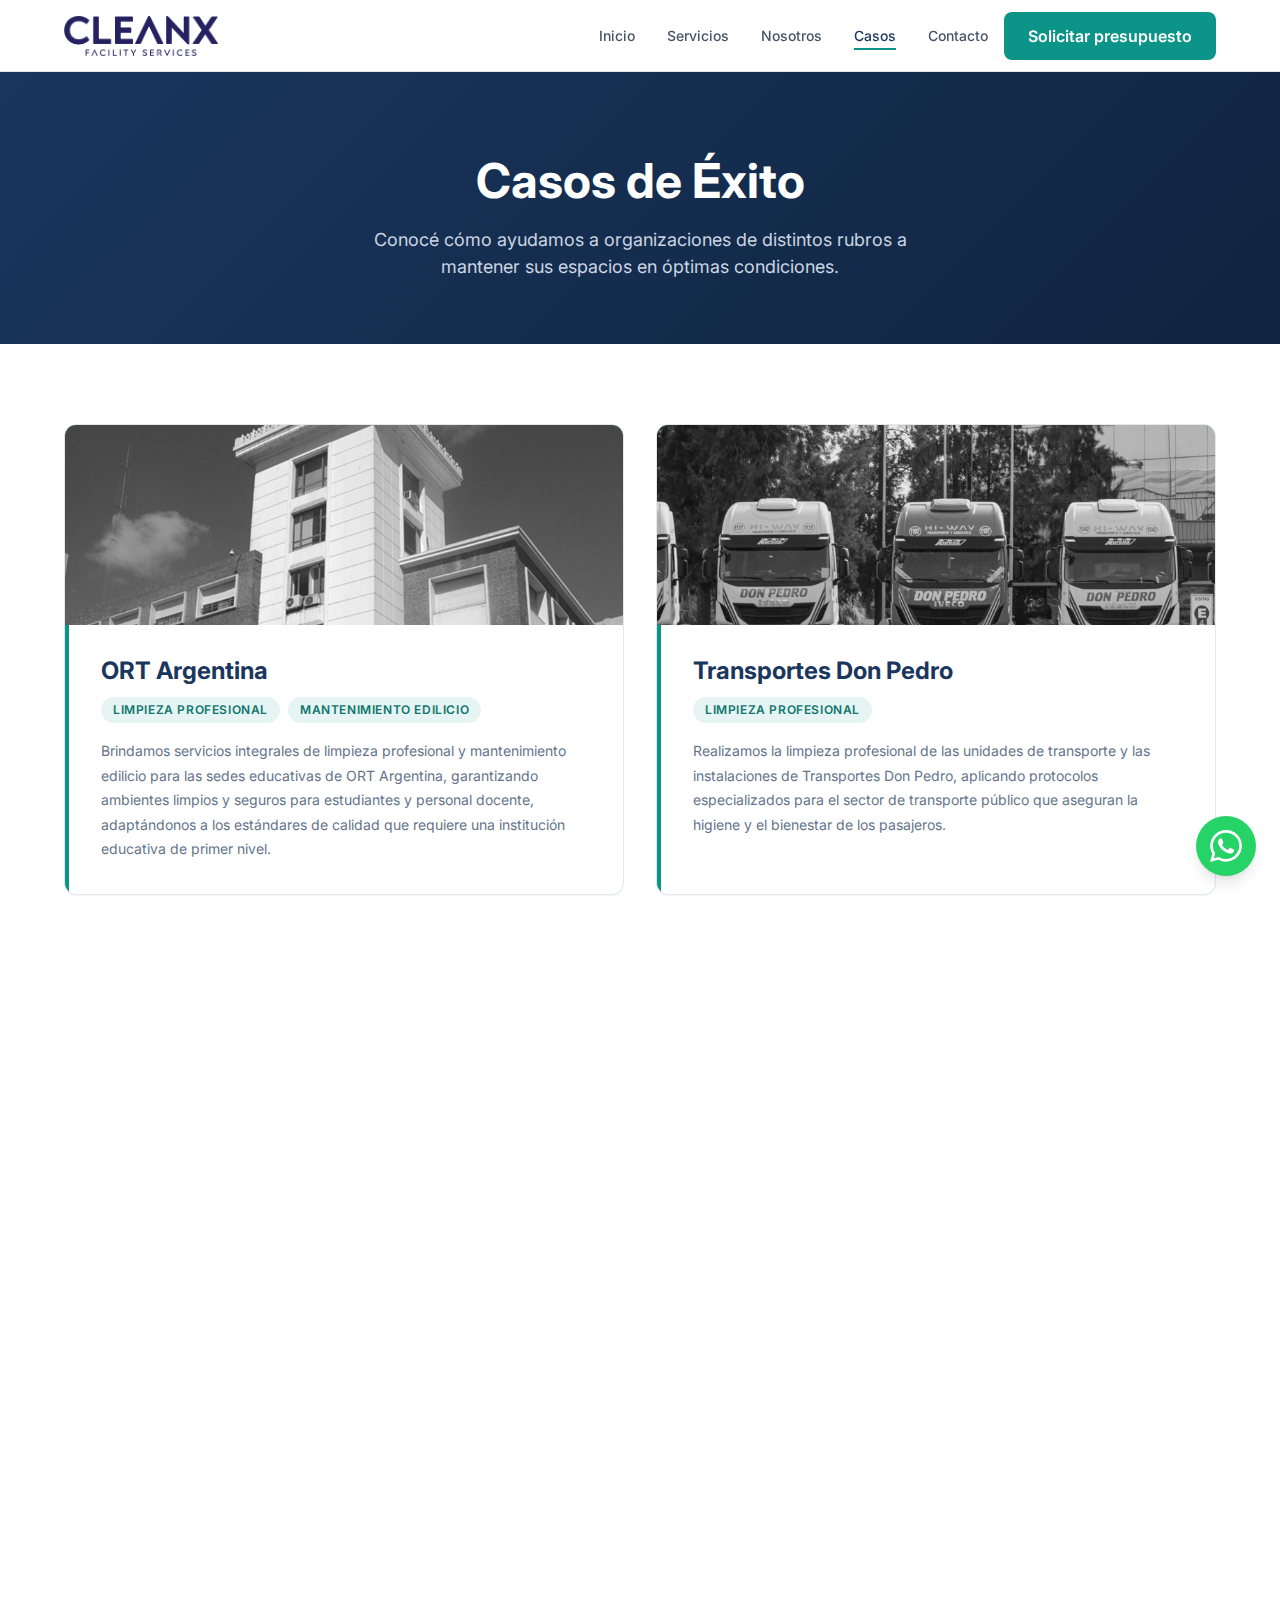
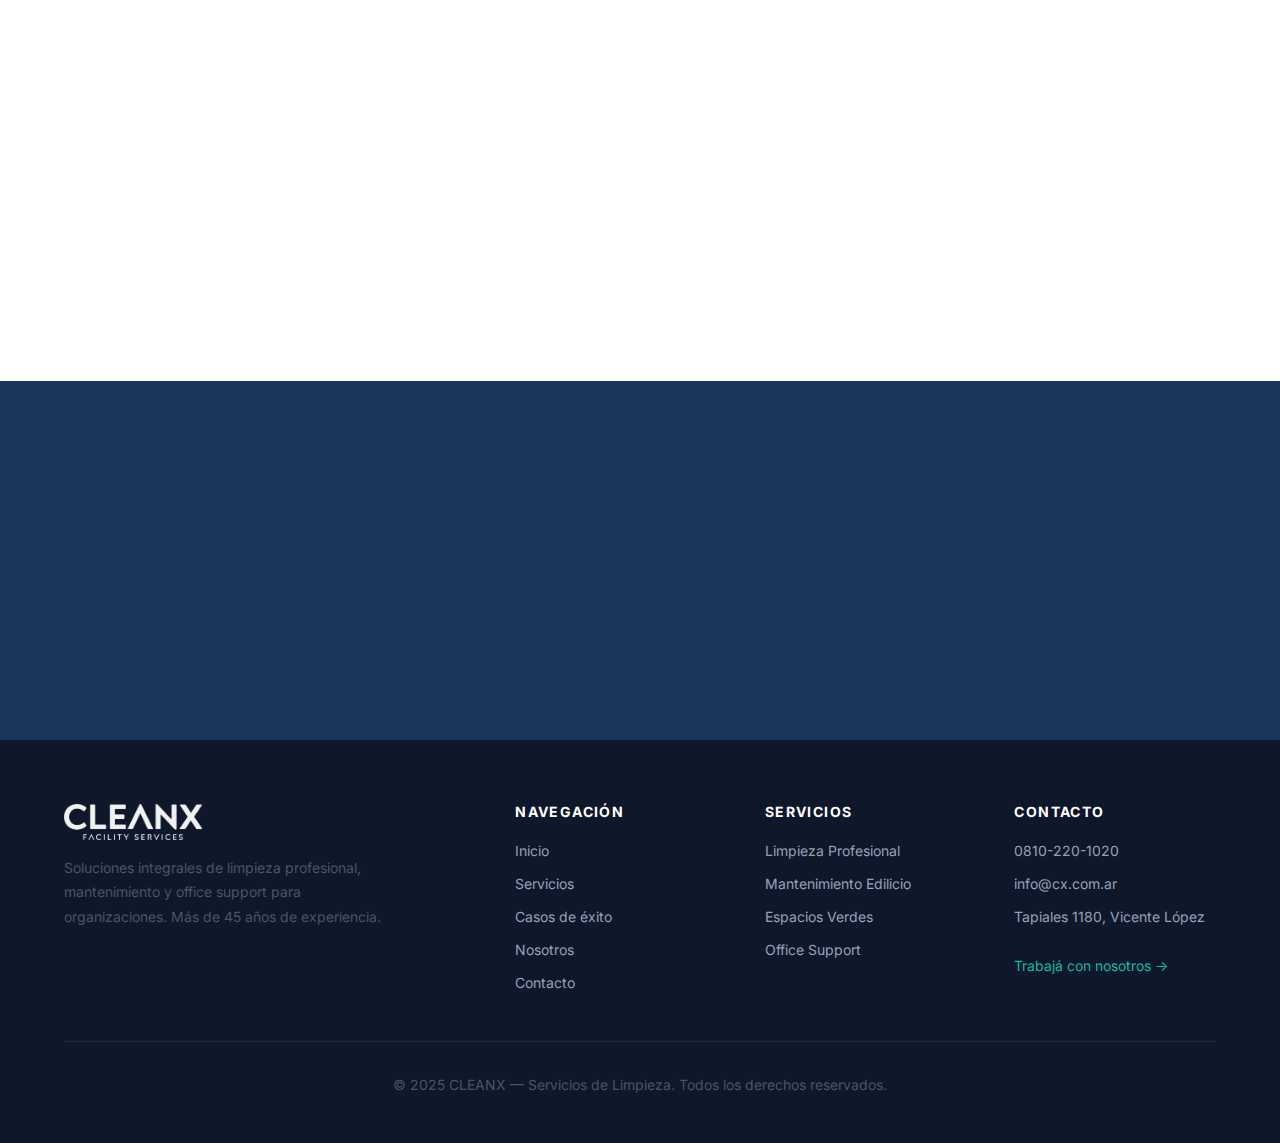
<file: casos-de-exito.html>
<!DOCTYPE html>
<html lang="es">
<head>
  <meta charset="UTF-8">
  <meta name="viewport" content="width=device-width, initial-scale=1.0">
  <meta name="description" content="Casos de éxito de CLEANX. Conocé cómo ayudamos a organizaciones como ORT Argentina, Sony Entertainment y Laboratorio LKM con nuestros servicios de limpieza profesional.">
  <title>Casos de Éxito — CLEANX</title>
  <link rel="preconnect" href="https://fonts.googleapis.com">
  <link rel="preconnect" href="https://fonts.gstatic.com" crossorigin>
  <link href="https://fonts.googleapis.com/css2?family=Inter:wght@400;500;600;700&display=swap" rel="stylesheet">
  <link rel="icon" type="image/png" href="assets/img/Favicon.png">
  <link rel="stylesheet" href="css/styles.css">
</head>
<body>

  <!-- Navbar -->
  <nav class="navbar" role="navigation" aria-label="Navegación principal">
    <div class="container">
      <a href="index.html" class="navbar__logo"><img src="assets/img/logo.png" alt="CLEANX"></a>
      <button class="navbar__toggle" aria-label="Abrir menú" aria-expanded="false">
        <span></span>
        <span></span>
        <span></span>
      </button>
      <div class="navbar__menu">
        <div class="navbar__links">
          <a href="index.html" class="navbar__link">Inicio</a>
          <a href="servicios.html" class="navbar__link">Servicios</a>
          <a href="nosotros.html" class="navbar__link">Nosotros</a>
          <a href="casos-de-exito.html" class="navbar__link active">Casos</a>
          <a href="contacto.html" class="navbar__link">Contacto</a>
        </div>
        <a href="contacto.html" class="btn btn--primary navbar__cta">Solicitar presupuesto</a>
      </div>
    </div>
  </nav>

  <!-- Page Header -->
  <section class="page-header">
    <div class="container">
      <h1 class="page-header__title">Casos de Éxito</h1>
      <p class="page-header__text">Conocé cómo ayudamos a organizaciones de distintos rubros a mantener sus espacios en óptimas condiciones.</p>
    </div>
  </section>

  <!-- Cases -->
  <section class="section">
    <div class="container">
      <div class="grid grid--2">

        <!-- ORT Argentina -->
        <div class="case-card reveal">
          <div class="case-card__image">
            <img src="assets/img/cases/ort-argentina.jpg" alt="Escuelas ORT Argentina">
          </div>
          <div class="case-card__body">
            <h2 class="case-card__client">ORT Argentina</h2>
            <div class="case-card__badges">
              <span class="case-card__badge">Limpieza Profesional</span>
              <span class="case-card__badge">Mantenimiento Edilicio</span>
            </div>
            <p class="case-card__text">Brindamos servicios integrales de limpieza profesional y mantenimiento edilicio para las sedes educativas de ORT Argentina, garantizando ambientes limpios y seguros para estudiantes y personal docente, adaptándonos a los estándares de calidad que requiere una institución educativa de primer nivel.</p>
          </div>
        </div>

        <!-- Transportes Don Pedro -->
        <div class="case-card reveal">
          <div class="case-card__image">
            <img src="assets/img/cases/don-pedro.jpg" alt="Flota Don Pedro">
          </div>
          <div class="case-card__body">
            <h2 class="case-card__client">Transportes Don Pedro</h2>
            <div class="case-card__badges">
              <span class="case-card__badge">Limpieza Profesional</span>
            </div>
            <p class="case-card__text">Realizamos la limpieza profesional de las unidades de transporte y las instalaciones de Transportes Don Pedro, aplicando protocolos especializados para el sector de transporte público que aseguran la higiene y el bienestar de los pasajeros.</p>
          </div>
        </div>

        <!-- Laboratorio LKM -->
        <div class="case-card reveal">
          <div class="case-card__image">
            <img src="assets/img/cases/calico-m.jpeg" alt="Laboratorio farmacéutico">
          </div>
          <div class="case-card__body">
            <h2 class="case-card__client">Calico - Logística Integral</h2>
            <div class="case-card__badges">
              <span class="case-card__badge">Limpieza Profesional</span>
            </div>
            <p class="case-card__text">Prestamos servicios de limpieza profesional en las instalaciones logísticas de Calico, adaptando nuestra operación a la dinámica propia de un centro de distribución con actividad permanente. Implementamos procedimientos específicos para depósitos, áreas de carga y descarga y espacios administrativos, priorizando el orden, la seguridad y la correcta conservación de las superficies.</p>
          </div>
        </div>

        <!-- Sony Entertainment -->
        <div class="case-card reveal">
          <div class="case-card__image">
            <img src="assets/img/cases/sony.jpg" alt="Oficinas corporativas de Sony">
          </div>
          <div class="case-card__body">
            <h2 class="case-card__client">Sony Entertainment</h2>
            <div class="case-card__badges">
              <span class="case-card__badge">Limpieza Profesional</span>
              <span class="case-card__badge">Office Support</span>
            </div>
            <p class="case-card__text">Nos encargamos de la limpieza integral de las oficinas corporativas de Sony Entertainment, manteniendo espacios de trabajo impecables que reflejan la imagen y estándares de una empresa líder en la industria del entretenimiento.</p>
          </div>
        </div>

        <!-- Colegio Northfield -->
        <div class="case-card reveal">
          <div class="case-card__image">
            <img src="assets/img/cases/northfield.jpg" alt="Instalaciones del Colegio Northfield">
          </div>
          <div class="case-card__body">
            <h2 class="case-card__client">Colegio Northfield</h2>
            <div class="case-card__badges">
              <span class="case-card__badge">Limpieza Profesional</span>
            </div>
            <p class="case-card__text">Brindamos el servicio de limpieza profesional para el Colegio Northfield, asegurando ambientes educativos higiénicos y saludables para alumnos, docentes y personal administrativo, con especial atención a áreas de alta circulación.</p>
          </div>
        </div>

      </div>
    </div>
  </section>

  <!-- CTA -->
  <section class="section section--primary">
    <div class="container text-center">
      <div class="reveal">
        <h2 style="margin-bottom: 1rem;">¿Querés ser nuestro próximo caso de éxito?</h2>
        <p style="max-width: 560px; margin: 0 auto 2rem;">Contactanos para recibir un presupuesto personalizado. Nos adaptamos a las necesidades de tu organización.</p>
        <a href="contacto.html" class="btn btn--primary btn--lg">Solicitar presupuesto</a>
      </div>
    </div>
  </section>

  <!-- Footer -->
  <footer class="footer">
    <div class="container">
      <div class="footer__grid">
        <div class="footer__brand">
          <div class="footer__logo"><img src="assets/img/logo-white.png" alt="CLEANX"></div>
          <p class="footer__description">Soluciones integrales de limpieza profesional, mantenimiento y office support para organizaciones. Más de 45 años de experiencia.</p>
        </div>
        <div>
          <h4 class="footer__heading">Navegación</h4>
          <div class="footer__links">
            <a href="index.html" class="footer__link">Inicio</a>
            <a href="servicios.html" class="footer__link">Servicios</a>
            <a href="casos-de-exito.html" class="footer__link">Casos de éxito</a>
            <a href="nosotros.html" class="footer__link">Nosotros</a>
            <a href="contacto.html" class="footer__link">Contacto</a>
          </div>
        </div>
        <div>
          <h4 class="footer__heading">Servicios</h4>
          <div class="footer__links">
            <a href="servicios.html#limpieza" class="footer__link">Limpieza Profesional</a>
            <a href="servicios.html#edilicio" class="footer__link">Mantenimiento Edilicio</a>
            <a href="servicios.html#verdes" class="footer__link">Espacios Verdes</a>
            <a href="servicios.html#office" class="footer__link">Office Support</a>
          </div>
        </div>
        <div>
          <h4 class="footer__heading">Contacto</h4>
          <div class="footer__links">
            <span class="footer__link">0810-220-1020</span>
            <a href="mailto:info@cx.com.ar" class="footer__link">info@cx.com.ar</a>
            <span class="footer__link">Tapiales 1180, Vicente López</span>
            <a href="trabaja-con-nosotros.html" class="footer__link" style="margin-top: var(--space-4); color: var(--color-accent-light);">Trabajá con nosotros →</a>
          </div>
        </div>
      </div>
      <div class="footer__bottom">
        <p>&copy; 2025 CLEANX — Servicios de Limpieza. Todos los derechos reservados.</p>
      </div>
    </div>
  </footer>

  <!-- WhatsApp Button -->
  <a href="https://wa.me/5401122001020?text=Hola%2C%20me%20gustar%C3%ADa%20solicitar%20un%20presupuesto" class="whatsapp-btn" target="_blank" rel="noopener noreferrer" aria-label="Contactar por WhatsApp">
    <svg xmlns="http://www.w3.org/2000/svg" viewBox="0 0 24 24" fill="currentColor"><path d="M17.472 14.382c-.297-.149-1.758-.867-2.03-.967-.273-.099-.471-.148-.67.15-.197.297-.767.966-.94 1.164-.173.199-.347.223-.644.075-.297-.15-1.255-.463-2.39-1.475-.883-.788-1.48-1.761-1.653-2.059-.173-.297-.018-.458.13-.606.134-.133.298-.347.446-.52.149-.174.198-.298.298-.497.099-.198.05-.371-.025-.52-.075-.149-.669-1.612-.916-2.207-.242-.579-.487-.5-.669-.51-.173-.008-.371-.01-.57-.01-.198 0-.52.074-.792.372-.272.297-1.04 1.016-1.04 2.479 0 1.462 1.065 2.875 1.213 3.074.149.198 2.096 3.2 5.077 4.487.709.306 1.262.489 1.694.625.712.227 1.36.195 1.871.118.571-.085 1.758-.719 2.006-1.413.248-.694.248-1.289.173-1.413-.074-.124-.272-.198-.57-.347m-5.421 7.403h-.004a9.87 9.87 0 01-5.031-1.378l-.361-.214-3.741.982.998-3.648-.235-.374a9.86 9.86 0 01-1.51-5.26c.001-5.45 4.436-9.884 9.888-9.884 2.64 0 5.122 1.03 6.988 2.898a9.825 9.825 0 012.893 6.994c-.003 5.45-4.437 9.884-9.885 9.884m8.413-18.297A11.815 11.815 0 0012.05 0C5.495 0 .16 5.335.157 11.892c0 2.096.547 4.142 1.588 5.945L.057 24l6.305-1.654a11.882 11.882 0 005.683 1.448h.005c6.554 0 11.89-5.335 11.893-11.893a11.821 11.821 0 00-3.48-8.413z"/></svg>
  </a>

  <script src="js/main.js"></script>
</body>
</html>
</file>
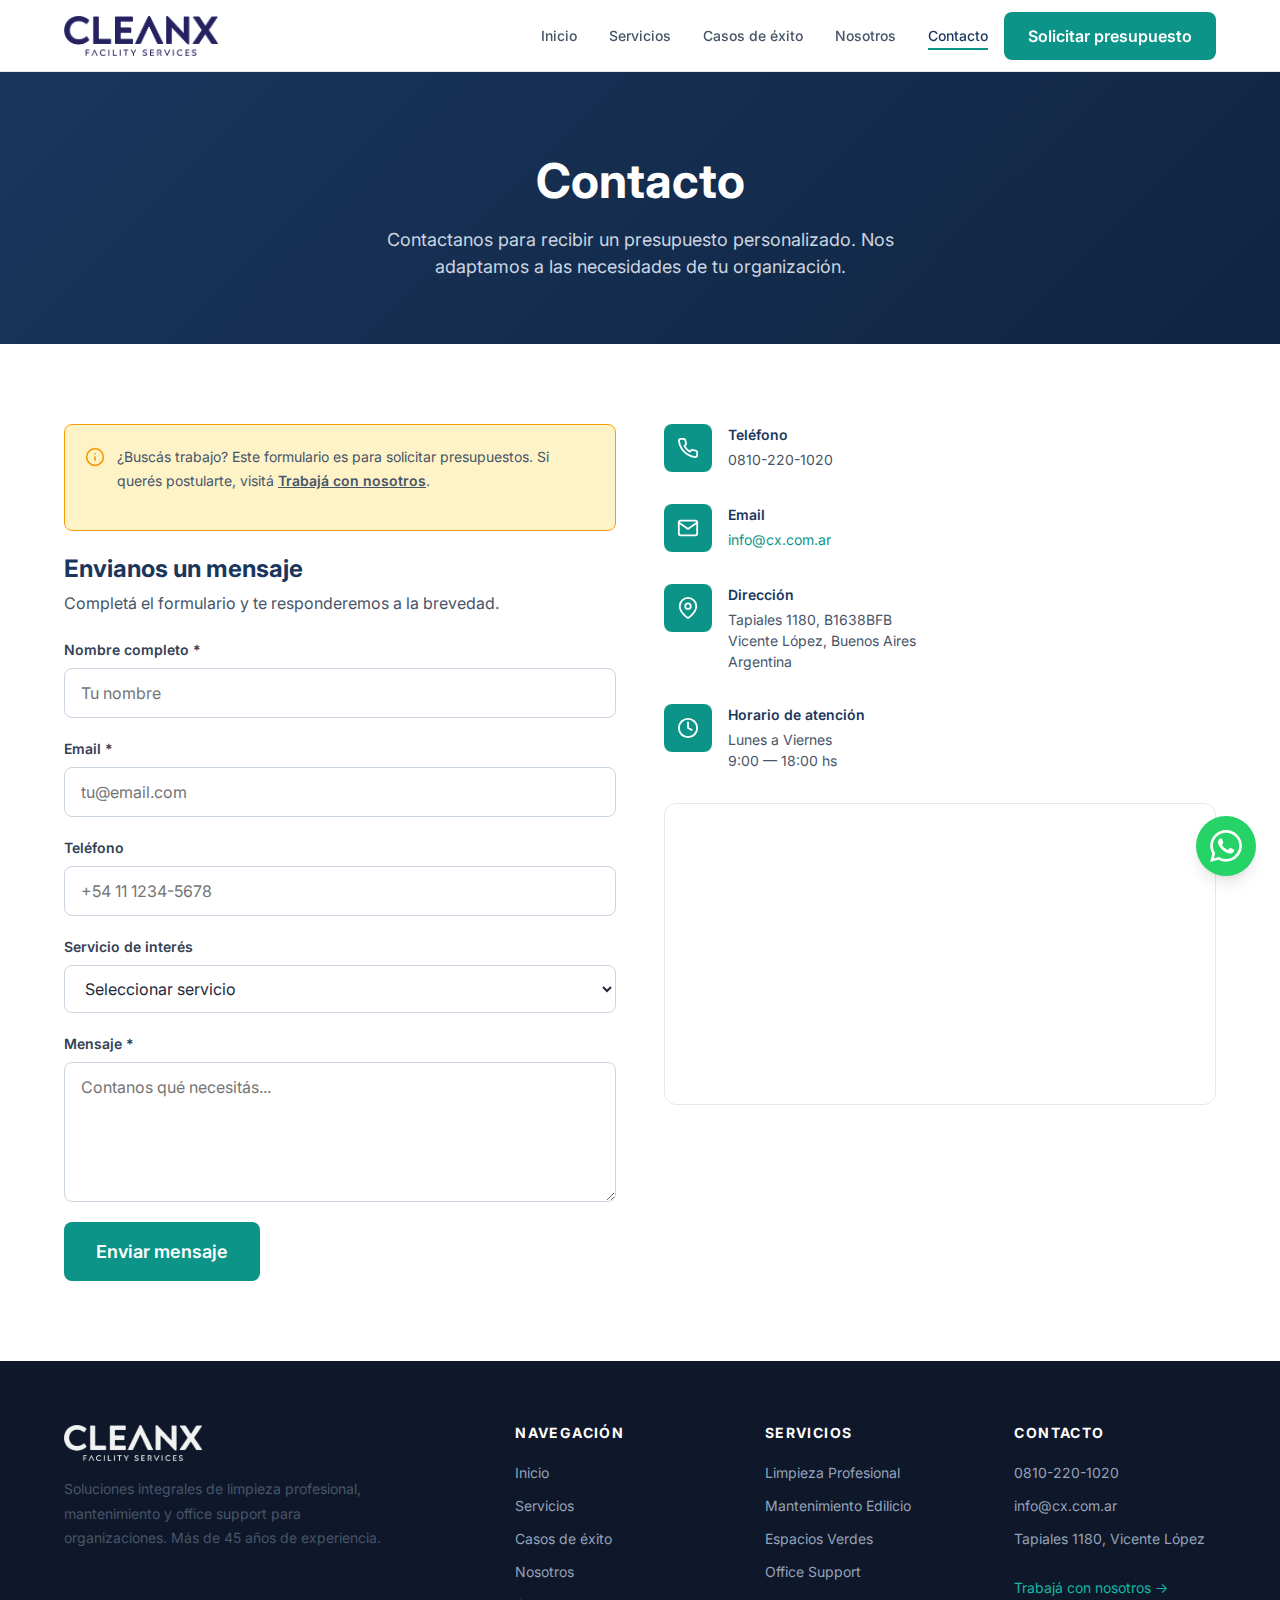
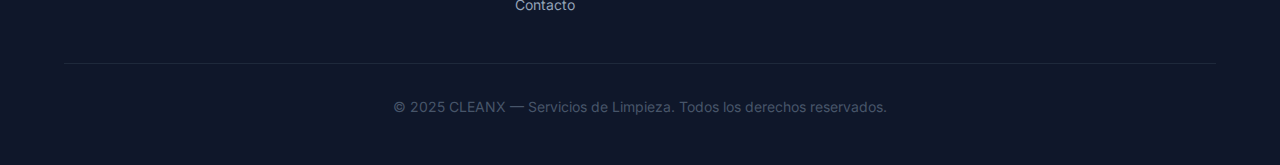
<file: contacto.html>
<!DOCTYPE html>
<html lang="es">
<head>
  <meta charset="UTF-8">
  <meta name="viewport" content="width=device-width, initial-scale=1.0">
  <meta name="description" content="Contactá a CLEANX para solicitar un presupuesto de limpieza profesional, mantenimiento edilicio, espacios verdes u office support.">
  <title>Contacto — CLEANX</title>
  <link rel="preconnect" href="https://fonts.googleapis.com">
  <link rel="preconnect" href="https://fonts.gstatic.com" crossorigin>
  <link href="https://fonts.googleapis.com/css2?family=Inter:wght@400;500;600;700&display=swap" rel="stylesheet">
  <link rel="icon" type="image/png" href="assets/img/Favicon.png">
  <link rel="stylesheet" href="css/styles.css">
</head>
<body>

  <!-- Navbar -->
  <nav class="navbar" role="navigation" aria-label="Navegación principal">
    <div class="container">
      <a href="index.html" class="navbar__logo"><img src="assets/img/logo.png" alt="CLEANX"></a>
      <button class="navbar__toggle" aria-label="Abrir menú" aria-expanded="false">
        <span></span>
        <span></span>
        <span></span>
      </button>
      <div class="navbar__menu">
        <div class="navbar__links">
          <a href="index.html" class="navbar__link">Inicio</a>
          <a href="servicios.html" class="navbar__link">Servicios</a>
          <a href="casos-de-exito.html" class="navbar__link">Casos de éxito</a>
          <a href="nosotros.html" class="navbar__link">Nosotros</a>
          <a href="contacto.html" class="navbar__link active">Contacto</a>
        </div>
        <a href="contacto.html" class="btn btn--primary navbar__cta">Solicitar presupuesto</a>
      </div>
    </div>
  </nav>

  <!-- Page Header -->
  <section class="page-header">
    <div class="container">
      <h1 class="page-header__title">Contacto</h1>
      <p class="page-header__text">Contactanos para recibir un presupuesto personalizado. Nos adaptamos a las necesidades de tu organización.</p>
    </div>
  </section>

  <!-- Contact Section -->
  <section class="section">
    <div class="container">
      <div class="contact__grid">
        <!-- Form -->
        <div class="reveal">
          <div class="notice notice--warning" style="margin-bottom: var(--space-6);">
            <svg xmlns="http://www.w3.org/2000/svg" width="20" height="20" viewBox="0 0 24 24" fill="none" stroke="currentColor" stroke-width="2" stroke-linecap="round" stroke-linejoin="round"><circle cx="12" cy="12" r="10"/><path d="M12 16v-4"/><path d="M12 8h.01"/></svg>
            <p>¿Buscás trabajo? Este formulario es para solicitar presupuestos. Si querés postularte, visitá <a href="trabaja-con-nosotros.html">Trabajá con nosotros</a>.</p>
          </div>
          <h2 style="font-size: 1.5rem; margin-bottom: 0.5rem;">Envianos un mensaje</h2>
          <p style="margin-bottom: 1.5rem;">Completá el formulario y te responderemos a la brevedad.</p>
          <form class="form" id="contactForm" novalidate>
            <div class="form__group">
              <label class="form__label" for="nombre">Nombre completo *</label>
              <input class="form__input" type="text" id="nombre" name="nombre" placeholder="Tu nombre" required>
            </div>
            <div class="form__group">
              <label class="form__label" for="email">Email *</label>
              <input class="form__input" type="email" id="email" name="email" placeholder="tu@email.com" required>
            </div>
            <div class="form__group">
              <label class="form__label" for="telefono">Teléfono</label>
              <input class="form__input" type="tel" id="telefono" name="telefono" placeholder="+54 11 1234-5678">
            </div>
            <div class="form__group">
              <label class="form__label" for="servicio">Servicio de interés</label>
              <select class="form__select" id="servicio" name="servicio">
                <option value="">Seleccionar servicio</option>
                <option value="limpieza">Limpieza Profesional</option>
                <option value="edilicio">Mantenimiento Edilicio</option>
                <option value="verdes">Espacios Verdes</option>
                <option value="office">Office Support</option>
                <option value="otro">Otro</option>
              </select>
            </div>
            <div class="form__group">
              <label class="form__label" for="mensaje">Mensaje *</label>
              <textarea class="form__textarea" id="mensaje" name="mensaje" placeholder="Contanos qué necesitás..." required></textarea>
            </div>
            <button type="submit" class="btn btn--primary btn--lg form__submit">Enviar mensaje</button>
          </form>
        </div>

        <!-- Contact Info -->
        <div class="reveal">
          <div class="contact-info">
            <div class="contact-info__item">
              <div class="contact-info__icon">
                <svg xmlns="http://www.w3.org/2000/svg" width="22" height="22" viewBox="0 0 24 24" fill="none" stroke="currentColor" stroke-width="2" stroke-linecap="round" stroke-linejoin="round"><path d="M22 16.92v3a2 2 0 0 1-2.18 2 19.79 19.79 0 0 1-8.63-3.07 19.5 19.5 0 0 1-6-6 19.79 19.79 0 0 1-3.07-8.67A2 2 0 0 1 4.11 2h3a2 2 0 0 1 2 1.72 12.84 12.84 0 0 0 .7 2.81 2 2 0 0 1-.45 2.11L8.09 9.91a16 16 0 0 0 6 6l1.27-1.27a2 2 0 0 1 2.11-.45 12.84 12.84 0 0 0 2.81.7A2 2 0 0 1 22 16.92z"/></svg>
              </div>
              <div>
                <div class="contact-info__label">Teléfono</div>
                <p class="contact-info__value">0810-220-1020</p>
              </div>
            </div>
            <div class="contact-info__item">
              <div class="contact-info__icon">
                <svg xmlns="http://www.w3.org/2000/svg" width="22" height="22" viewBox="0 0 24 24" fill="none" stroke="currentColor" stroke-width="2" stroke-linecap="round" stroke-linejoin="round"><path d="M4 4h16c1.1 0 2 .9 2 2v12c0 1.1-.9 2-2 2H4c-1.1 0-2-.9-2-2V6c0-1.1.9-2 2-2z"/><polyline points="22,6 12,13 2,6"/></svg>
              </div>
              <div>
                <div class="contact-info__label">Email</div>
                <p class="contact-info__value"><a href="mailto:info@cx.com.ar" style="color: var(--color-accent);">info@cx.com.ar</a></p>
              </div>
            </div>
            <div class="contact-info__item">
              <div class="contact-info__icon">
                <svg xmlns="http://www.w3.org/2000/svg" width="22" height="22" viewBox="0 0 24 24" fill="none" stroke="currentColor" stroke-width="2" stroke-linecap="round" stroke-linejoin="round"><path d="M21 10c0 7-9 13-9 13s-9-6-9-13a9 9 0 0 1 18 0z"/><circle cx="12" cy="10" r="3"/></svg>
              </div>
              <div>
                <div class="contact-info__label">Dirección</div>
                <p class="contact-info__value">Tapiales 1180, B1638BFB<br>Vicente López, Buenos Aires<br>Argentina</p>
              </div>
            </div>
            <div class="contact-info__item">
              <div class="contact-info__icon">
                <svg xmlns="http://www.w3.org/2000/svg" width="22" height="22" viewBox="0 0 24 24" fill="none" stroke="currentColor" stroke-width="2" stroke-linecap="round" stroke-linejoin="round"><circle cx="12" cy="12" r="10"/><polyline points="12 6 12 12 16 14"/></svg>
              </div>
              <div>
                <div class="contact-info__label">Horario de atención</div>
                <p class="contact-info__value">Lunes a Viernes<br>9:00 — 18:00 hs</p>
              </div>
            </div>
          </div>

          <!-- Map -->
          <div class="contact__map">
            <iframe
              src="https://www.google.com/maps/embed?pb=!1m18!1m12!1m3!1d3285.5!2d-58.47!3d-34.52!2m3!1f0!2f0!3f0!3m2!1i1024!2i768!4f13.1!3m3!1m2!1s0x0%3A0x0!2zMzTCsDMxJzEyLjAiUyA1OMKwMjgnMTIuMCJX!5e0!3m2!1ses!2sar!4v1"
              width="100%"
              height="300"
              style="border:0;"
              allowfullscreen=""
              loading="lazy"
              referrerpolicy="no-referrer-when-downgrade"
              title="Ubicación de CLEANX">
            </iframe>
          </div>
        </div>
      </div>
    </div>
  </section>

  <!-- Footer -->
  <footer class="footer">
    <div class="container">
      <div class="footer__grid">
        <div class="footer__brand">
          <div class="footer__logo"><img src="assets/img/logo-white.png" alt="CLEANX"></div>
          <p class="footer__description">Soluciones integrales de limpieza profesional, mantenimiento y office support para organizaciones. Más de 45 años de experiencia.</p>
        </div>
        <div>
          <h4 class="footer__heading">Navegación</h4>
          <div class="footer__links">
            <a href="index.html" class="footer__link">Inicio</a>
            <a href="servicios.html" class="footer__link">Servicios</a>
            <a href="casos-de-exito.html" class="footer__link">Casos de éxito</a>
            <a href="nosotros.html" class="footer__link">Nosotros</a>
            <a href="contacto.html" class="footer__link">Contacto</a>
          </div>
        </div>
        <div>
          <h4 class="footer__heading">Servicios</h4>
          <div class="footer__links">
            <a href="servicios.html#limpieza" class="footer__link">Limpieza Profesional</a>
            <a href="servicios.html#edilicio" class="footer__link">Mantenimiento Edilicio</a>
            <a href="servicios.html#verdes" class="footer__link">Espacios Verdes</a>
            <a href="servicios.html#office" class="footer__link">Office Support</a>
          </div>
        </div>
        <div>
          <h4 class="footer__heading">Contacto</h4>
          <div class="footer__links">
            <span class="footer__link">0810-220-1020</span>
            <a href="mailto:info@cx.com.ar" class="footer__link">info@cx.com.ar</a>
            <span class="footer__link">Tapiales 1180, Vicente López</span>
            <a href="trabaja-con-nosotros.html" class="footer__link" style="margin-top: var(--space-4); color: var(--color-accent-light);">Trabajá con nosotros →</a>
          </div>
        </div>
      </div>
      <div class="footer__bottom">
        <p>&copy; 2025 CLEANX — Servicios de Limpieza. Todos los derechos reservados.</p>
      </div>
    </div>
  </footer>

  <!-- WhatsApp Button -->
  <a href="https://wa.me/5401122001020?text=Hola%2C%20me%20gustar%C3%ADa%20solicitar%20un%20presupuesto" class="whatsapp-btn" target="_blank" rel="noopener noreferrer" aria-label="Contactar por WhatsApp">
    <svg xmlns="http://www.w3.org/2000/svg" viewBox="0 0 24 24" fill="currentColor"><path d="M17.472 14.382c-.297-.149-1.758-.867-2.03-.967-.273-.099-.471-.148-.67.15-.197.297-.767.966-.94 1.164-.173.199-.347.223-.644.075-.297-.15-1.255-.463-2.39-1.475-.883-.788-1.48-1.761-1.653-2.059-.173-.297-.018-.458.13-.606.134-.133.298-.347.446-.52.149-.174.198-.298.298-.497.099-.198.05-.371-.025-.52-.075-.149-.669-1.612-.916-2.207-.242-.579-.487-.5-.669-.51-.173-.008-.371-.01-.57-.01-.198 0-.52.074-.792.372-.272.297-1.04 1.016-1.04 2.479 0 1.462 1.065 2.875 1.213 3.074.149.198 2.096 3.2 5.077 4.487.709.306 1.262.489 1.694.625.712.227 1.36.195 1.871.118.571-.085 1.758-.719 2.006-1.413.248-.694.248-1.289.173-1.413-.074-.124-.272-.198-.57-.347m-5.421 7.403h-.004a9.87 9.87 0 01-5.031-1.378l-.361-.214-3.741.982.998-3.648-.235-.374a9.86 9.86 0 01-1.51-5.26c.001-5.45 4.436-9.884 9.888-9.884 2.64 0 5.122 1.03 6.988 2.898a9.825 9.825 0 012.893 6.994c-.003 5.45-4.437 9.884-9.885 9.884m8.413-18.297A11.815 11.815 0 0012.05 0C5.495 0 .16 5.335.157 11.892c0 2.096.547 4.142 1.588 5.945L.057 24l6.305-1.654a11.882 11.882 0 005.683 1.448h.005c6.554 0 11.89-5.335 11.893-11.893a11.821 11.821 0 00-3.48-8.413z"/></svg>
  </a>

  <script src="js/main.js"></script>
</body>
</html>
</file>
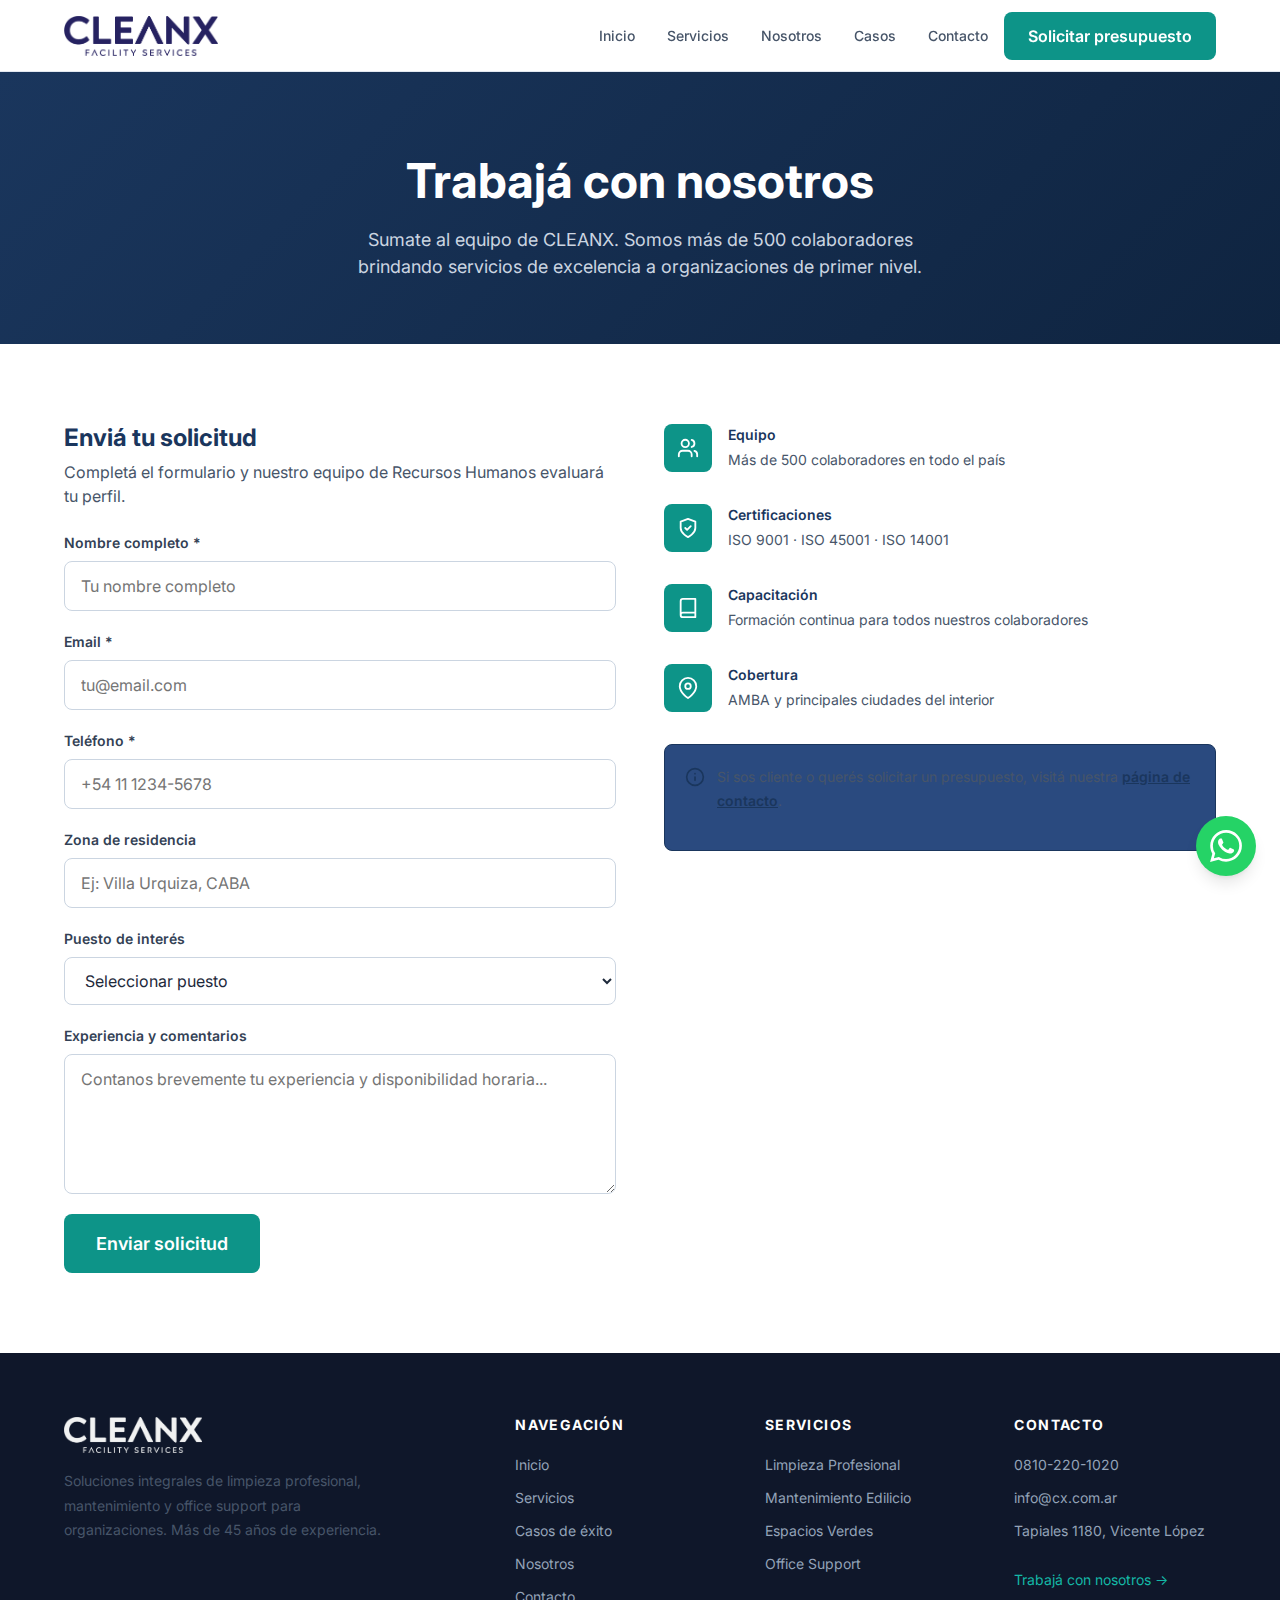
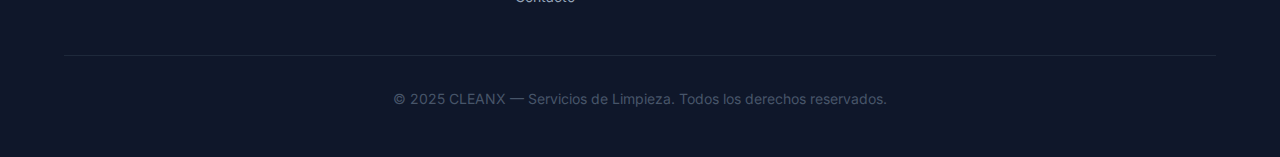
<file: trabaja-con-nosotros.html>
<!DOCTYPE html>
<html lang="es">
<head>
  <meta charset="UTF-8">
  <meta name="viewport" content="width=device-width, initial-scale=1.0">
  <meta name="description" content="Sumate al equipo de CLEANX. Enviá tu solicitud de empleo y formá parte de una empresa líder en limpieza profesional con más de 45 años de trayectoria.">
  <title>Trabajá con nosotros — CLEANX</title>
  <link rel="preconnect" href="https://fonts.googleapis.com">
  <link rel="preconnect" href="https://fonts.gstatic.com" crossorigin>
  <link href="https://fonts.googleapis.com/css2?family=Inter:wght@400;500;600;700&display=swap" rel="stylesheet">
  <link rel="icon" type="image/png" href="assets/img/Favicon.png">
  <link rel="stylesheet" href="css/styles.css">
</head>
<body>

  <!-- Navbar -->
  <nav class="navbar" role="navigation" aria-label="Navegación principal">
    <div class="container">
      <a href="index.html" class="navbar__logo"><img src="assets/img/logo.png" alt="CLEANX"></a>
      <button class="navbar__toggle" aria-label="Abrir menú" aria-expanded="false">
        <span></span>
        <span></span>
        <span></span>
      </button>
      <div class="navbar__menu">
        <div class="navbar__links">
          <a href="index.html" class="navbar__link">Inicio</a>
          <a href="servicios.html" class="navbar__link">Servicios</a>
          <a href="nosotros.html" class="navbar__link">Nosotros</a>
          <a href="casos-de-exito.html" class="navbar__link">Casos</a>
          <a href="contacto.html" class="navbar__link">Contacto</a>
        </div>
        <a href="contacto.html" class="btn btn--primary navbar__cta">Solicitar presupuesto</a>
      </div>
    </div>
  </nav>

  <!-- Page Header -->
  <section class="page-header">
    <div class="container">
      <h1 class="page-header__title">Trabajá con nosotros</h1>
      <p class="page-header__text">Sumate al equipo de CLEANX. Somos más de 500 colaboradores brindando servicios de excelencia a organizaciones de primer nivel.</p>
    </div>
  </section>

  <!-- Intro -->
  <section class="section">
    <div class="container">
      <div class="contact__grid">
        <!-- Form -->
        <div class="reveal">
          <h2 style="font-size: 1.5rem; margin-bottom: 0.5rem;">Enviá tu solicitud</h2>
          <p style="margin-bottom: 1.5rem;">Completá el formulario y nuestro equipo de Recursos Humanos evaluará tu perfil.</p>
          <form class="form" id="empleoForm" novalidate>
            <div class="form__group">
              <label class="form__label" for="nombre">Nombre completo *</label>
              <input class="form__input" type="text" id="nombre" name="nombre" placeholder="Tu nombre completo" required>
            </div>
            <div class="form__group">
              <label class="form__label" for="email">Email *</label>
              <input class="form__input" type="email" id="email" name="email" placeholder="tu@email.com" required>
            </div>
            <div class="form__group">
              <label class="form__label" for="telefono">Teléfono *</label>
              <input class="form__input" type="tel" id="telefono" name="telefono" placeholder="+54 11 1234-5678" required>
            </div>
            <div class="form__group">
              <label class="form__label" for="zona">Zona de residencia</label>
              <input class="form__input" type="text" id="zona" name="zona" placeholder="Ej: Villa Urquiza, CABA">
            </div>
            <div class="form__group">
              <label class="form__label" for="puesto">Puesto de interés</label>
              <select class="form__select" id="puesto" name="puesto">
                <option value="">Seleccionar puesto</option>
                <option value="operario-limpieza">Operario/a de limpieza</option>
                <option value="supervisor">Supervisor/a</option>
                <option value="mantenimiento">Mantenimiento edilicio</option>
                <option value="espacios-verdes">Espacios verdes / Jardinería</option>
                <option value="office-support">Office support</option>
                <option value="administrativo">Administrativo/a</option>
                <option value="otro">Otro</option>
              </select>
            </div>
            <div class="form__group">
              <label class="form__label" for="experiencia">Experiencia y comentarios</label>
              <textarea class="form__textarea" id="experiencia" name="experiencia" placeholder="Contanos brevemente tu experiencia y disponibilidad horaria..."></textarea>
            </div>
            <button type="submit" class="btn btn--primary btn--lg form__submit">Enviar solicitud</button>
          </form>
        </div>

        <!-- Info -->
        <div class="reveal">
          <div class="contact-info">
            <div class="contact-info__item">
              <div class="contact-info__icon">
                <svg xmlns="http://www.w3.org/2000/svg" width="22" height="22" viewBox="0 0 24 24" fill="none" stroke="currentColor" stroke-width="2" stroke-linecap="round" stroke-linejoin="round"><path d="M16 21v-2a4 4 0 0 0-4-4H6a4 4 0 0 0-4 4v2"/><circle cx="9" cy="7" r="4"/><path d="M22 21v-2a4 4 0 0 0-3-3.87"/><path d="M16 3.13a4 4 0 0 1 0 7.75"/></svg>
              </div>
              <div>
                <div class="contact-info__label">Equipo</div>
                <p class="contact-info__value">Más de 500 colaboradores en todo el país</p>
              </div>
            </div>
            <div class="contact-info__item">
              <div class="contact-info__icon">
                <svg xmlns="http://www.w3.org/2000/svg" width="22" height="22" viewBox="0 0 24 24" fill="none" stroke="currentColor" stroke-width="2" stroke-linecap="round" stroke-linejoin="round"><path d="M12 22s8-4 8-10V5l-8-3-8 3v7c0 6 8 10 8 10z"/><path d="m9 12 2 2 4-4"/></svg>
              </div>
              <div>
                <div class="contact-info__label">Certificaciones</div>
                <p class="contact-info__value">ISO 9001 · ISO 45001 · ISO 14001</p>
              </div>
            </div>
            <div class="contact-info__item">
              <div class="contact-info__icon">
                <svg xmlns="http://www.w3.org/2000/svg" width="22" height="22" viewBox="0 0 24 24" fill="none" stroke="currentColor" stroke-width="2" stroke-linecap="round" stroke-linejoin="round"><path d="M4 19.5v-15A2.5 2.5 0 0 1 6.5 2H20v20H6.5a2.5 2.5 0 0 1 0-5H20"/></svg>
              </div>
              <div>
                <div class="contact-info__label">Capacitación</div>
                <p class="contact-info__value">Formación continua para todos nuestros colaboradores</p>
              </div>
            </div>
            <div class="contact-info__item">
              <div class="contact-info__icon">
                <svg xmlns="http://www.w3.org/2000/svg" width="22" height="22" viewBox="0 0 24 24" fill="none" stroke="currentColor" stroke-width="2" stroke-linecap="round" stroke-linejoin="round"><path d="M21 10c0 7-9 13-9 13s-9-6-9-13a9 9 0 0 1 18 0z"/><circle cx="12" cy="10" r="3"/></svg>
              </div>
              <div>
                <div class="contact-info__label">Cobertura</div>
                <p class="contact-info__value">AMBA y principales ciudades del interior</p>
              </div>
            </div>
          </div>

          <div class="notice notice--info" style="margin-top: var(--space-8);">
            <svg xmlns="http://www.w3.org/2000/svg" width="20" height="20" viewBox="0 0 24 24" fill="none" stroke="currentColor" stroke-width="2" stroke-linecap="round" stroke-linejoin="round"><circle cx="12" cy="12" r="10"/><path d="M12 16v-4"/><path d="M12 8h.01"/></svg>
            <p>Si sos cliente o querés solicitar un presupuesto, visitá nuestra <a href="contacto.html">página de contacto</a>.</p>
          </div>
        </div>
      </div>
    </div>
  </section>

  <!-- Footer -->
  <footer class="footer">
    <div class="container">
      <div class="footer__grid">
        <div class="footer__brand">
          <div class="footer__logo"><img src="assets/img/logo-white.png" alt="CLEANX"></div>
          <p class="footer__description">Soluciones integrales de limpieza profesional, mantenimiento y office support para organizaciones. Más de 45 años de experiencia.</p>
        </div>
        <div>
          <h4 class="footer__heading">Navegación</h4>
          <div class="footer__links">
            <a href="index.html" class="footer__link">Inicio</a>
            <a href="servicios.html" class="footer__link">Servicios</a>
            <a href="casos-de-exito.html" class="footer__link">Casos de éxito</a>
            <a href="nosotros.html" class="footer__link">Nosotros</a>
            <a href="contacto.html" class="footer__link">Contacto</a>
          </div>
        </div>
        <div>
          <h4 class="footer__heading">Servicios</h4>
          <div class="footer__links">
            <a href="servicios.html#limpieza" class="footer__link">Limpieza Profesional</a>
            <a href="servicios.html#edilicio" class="footer__link">Mantenimiento Edilicio</a>
            <a href="servicios.html#verdes" class="footer__link">Espacios Verdes</a>
            <a href="servicios.html#office" class="footer__link">Office Support</a>
          </div>
        </div>
        <div>
          <h4 class="footer__heading">Contacto</h4>
          <div class="footer__links">
            <span class="footer__link">0810-220-1020</span>
            <a href="mailto:info@cx.com.ar" class="footer__link">info@cx.com.ar</a>
            <span class="footer__link">Tapiales 1180, Vicente López</span>
            <a href="trabaja-con-nosotros.html" class="footer__link" style="margin-top: var(--space-4); color: var(--color-accent-light);">Trabajá con nosotros →</a>
          </div>
        </div>
      </div>
      <div class="footer__bottom">
        <p>&copy; 2025 CLEANX — Servicios de Limpieza. Todos los derechos reservados.</p>
      </div>
    </div>
  </footer>

  <!-- WhatsApp Button -->
  <a href="https://wa.me/5401122001020?text=Hola%2C%20me%20gustar%C3%ADa%20solicitar%20un%20presupuesto" class="whatsapp-btn" target="_blank" rel="noopener noreferrer" aria-label="Contactar por WhatsApp">
    <svg xmlns="http://www.w3.org/2000/svg" viewBox="0 0 24 24" fill="currentColor"><path d="M17.472 14.382c-.297-.149-1.758-.867-2.03-.967-.273-.099-.471-.148-.67.15-.197.297-.767.966-.94 1.164-.173.199-.347.223-.644.075-.297-.15-1.255-.463-2.39-1.475-.883-.788-1.48-1.761-1.653-2.059-.173-.297-.018-.458.13-.606.134-.133.298-.347.446-.52.149-.174.198-.298.298-.497.099-.198.05-.371-.025-.52-.075-.149-.669-1.612-.916-2.207-.242-.579-.487-.5-.669-.51-.173-.008-.371-.01-.57-.01-.198 0-.52.074-.792.372-.272.297-1.04 1.016-1.04 2.479 0 1.462 1.065 2.875 1.213 3.074.149.198 2.096 3.2 5.077 4.487.709.306 1.262.489 1.694.625.712.227 1.36.195 1.871.118.571-.085 1.758-.719 2.006-1.413.248-.694.248-1.289.173-1.413-.074-.124-.272-.198-.57-.347m-5.421 7.403h-.004a9.87 9.87 0 01-5.031-1.378l-.361-.214-3.741.982.998-3.648-.235-.374a9.86 9.86 0 01-1.51-5.26c.001-5.45 4.436-9.884 9.888-9.884 2.64 0 5.122 1.03 6.988 2.898a9.825 9.825 0 012.893 6.994c-.003 5.45-4.437 9.884-9.885 9.884m8.413-18.297A11.815 11.815 0 0012.05 0C5.495 0 .16 5.335.157 11.892c0 2.096.547 4.142 1.588 5.945L.057 24l6.305-1.654a11.882 11.882 0 005.683 1.448h.005c6.554 0 11.89-5.335 11.893-11.893a11.821 11.821 0 00-3.48-8.413z"/></svg>
  </a>

  <script src="js/main.js"></script>
</body>
</html>
</file>
<file: css/styles.css>
/* ===================================
   CLEANX - Global Styles
   =================================== */

/* --- CSS Custom Properties --- */
:root {
  /* Colors */
  --color-primary: #1a365d;
  --color-primary-light: #2a4a7f;
  --color-primary-dark: #0f2440;
  --color-accent: #0d9488;
  --color-accent-light: #14b8a6;
  --color-accent-dark: #0f766e;
  --color-white: #ffffff;
  --color-gray-50: #f8fafc;
  --color-gray-100: #f1f5f9;
  --color-gray-200: #e2e8f0;
  --color-gray-300: #cbd5e1;
  --color-gray-400: #94a3b8;
  --color-gray-500: #64748b;
  --color-gray-600: #475569;
  --color-gray-700: #334155;
  --color-gray-800: #1e293b;
  --color-gray-900: #0f172a;
  --color-success: #22c55e;
  --color-whatsapp: #25d366;

  /* Typography */
  --font-family: 'Inter', system-ui, -apple-system, sans-serif;
  --font-size-xs: 0.75rem;
  --font-size-sm: 0.875rem;
  --font-size-base: 1rem;
  --font-size-lg: 1.125rem;
  --font-size-xl: 1.25rem;
  --font-size-2xl: 1.5rem;
  --font-size-3xl: 1.875rem;
  --font-size-4xl: 2.25rem;
  --font-size-5xl: 3rem;
  --font-weight-normal: 400;
  --font-weight-medium: 500;
  --font-weight-semibold: 600;
  --font-weight-bold: 700;
  --line-height-tight: 1.2;
  --line-height-normal: 1.5;
  --line-height-relaxed: 1.75;

  /* Spacing */
  --space-1: 0.25rem;
  --space-2: 0.5rem;
  --space-3: 0.75rem;
  --space-4: 1rem;
  --space-5: 1.25rem;
  --space-6: 1.5rem;
  --space-8: 2rem;
  --space-10: 2.5rem;
  --space-12: 3rem;
  --space-16: 4rem;
  --space-20: 5rem;
  --space-24: 6rem;

  /* Layout */
  --container-max: 1200px;
  --container-narrow: 800px;
  --border-radius-sm: 0.375rem;
  --border-radius-md: 0.5rem;
  --border-radius-lg: 0.75rem;
  --border-radius-xl: 1rem;
  --border-radius-full: 9999px;

  /* Shadows */
  --shadow-sm: 0 1px 2px rgba(0, 0, 0, 0.05);
  --shadow-md: 0 4px 6px -1px rgba(0, 0, 0, 0.1), 0 2px 4px -2px rgba(0, 0, 0, 0.1);
  --shadow-lg: 0 10px 15px -3px rgba(0, 0, 0, 0.1), 0 4px 6px -4px rgba(0, 0, 0, 0.1);
  --shadow-xl: 0 20px 25px -5px rgba(0, 0, 0, 0.1), 0 8px 10px -6px rgba(0, 0, 0, 0.1);

  /* Transitions */
  --transition-fast: 150ms ease;
  --transition-base: 250ms ease;
  --transition-slow: 350ms ease;

  /* Navbar */
  --navbar-height: 72px;
}

/* --- Reset --- */
*,
*::before,
*::after {
  margin: 0;
  padding: 0;
  box-sizing: border-box;
}

html {
  scroll-behavior: smooth;
  scroll-padding-top: var(--navbar-height);
}

body {
  font-family: var(--font-family);
  font-size: var(--font-size-base);
  font-weight: var(--font-weight-normal);
  line-height: var(--line-height-normal);
  color: var(--color-gray-800);
  background-color: var(--color-white);
  -webkit-font-smoothing: antialiased;
  -moz-osx-font-smoothing: grayscale;
}

img {
  max-width: 100%;
  height: auto;
  display: block;
}

a {
  color: inherit;
  text-decoration: none;
}

ul, ol {
  list-style: none;
}

button {
  font: inherit;
  cursor: pointer;
  border: none;
  background: none;
}

input, textarea, select {
  font: inherit;
}

/* --- Typography --- */
h1, h2, h3, h4, h5, h6 {
  font-weight: var(--font-weight-bold);
  line-height: var(--line-height-tight);
  color: var(--color-primary);
}

h1 { font-size: var(--font-size-5xl); }
h2 { font-size: var(--font-size-4xl); }
h3 { font-size: var(--font-size-2xl); }
h4 { font-size: var(--font-size-xl); }

p {
  margin-bottom: var(--space-4);
  color: var(--color-gray-600);
}

/* --- Layout --- */
.container {
  width: 100%;
  max-width: var(--container-max);
  margin: 0 auto;
  padding: 0 var(--space-6);
}

.container--narrow {
  max-width: var(--container-narrow);
}

.section {
  padding: var(--space-20) 0;
}

.section--gray {
  background-color: var(--color-gray-50);
}

.section--primary {
  background-color: var(--color-primary);
  color: var(--color-white);
}

.section--primary h2,
.section--primary h3,
.section--primary h4 {
  color: var(--color-white);
}

.section--primary p {
  color: var(--color-gray-200);
}

.section__header {
  text-align: center;
  margin-bottom: var(--space-12);
}

.section__label {
  display: inline-block;
  font-size: var(--font-size-sm);
  font-weight: var(--font-weight-semibold);
  text-transform: uppercase;
  letter-spacing: 0.1em;
  color: var(--color-accent);
  margin-bottom: var(--space-3);
}

.section__title {
  margin-bottom: var(--space-4);
}

.section__description {
  max-width: 640px;
  margin: 0 auto;
  font-size: var(--font-size-lg);
}

/* --- Grid --- */
.grid {
  display: grid;
  gap: var(--space-8);
}

.grid--2 { grid-template-columns: repeat(2, 1fr); }
.grid--3 { grid-template-columns: repeat(3, 1fr); }
.grid--4 { grid-template-columns: repeat(4, 1fr); }

@media (max-width: 1024px) {
  .grid--4 { grid-template-columns: repeat(2, 1fr); }
  .grid--3 { grid-template-columns: repeat(2, 1fr); }
}

@media (max-width: 640px) {
  .grid--2,
  .grid--3,
  .grid--4 {
    grid-template-columns: 1fr;
  }
}

/* --- Buttons --- */
.btn {
  display: inline-flex;
  align-items: center;
  justify-content: center;
  gap: var(--space-2);
  padding: var(--space-3) var(--space-6);
  font-size: var(--font-size-base);
  font-weight: var(--font-weight-semibold);
  border-radius: var(--border-radius-md);
  transition: all var(--transition-base);
  white-space: nowrap;
}

.btn--primary {
  background-color: var(--color-accent);
  color: var(--color-white);
}

.btn--primary:hover {
  background-color: var(--color-accent-dark);
  transform: translateY(-1px);
  box-shadow: var(--shadow-md);
}

.btn--outline {
  background-color: transparent;
  color: var(--color-white);
  border: 2px solid var(--color-white);
}

.btn--outline:hover {
  background-color: var(--color-white);
  color: var(--color-primary);
}

.btn--secondary {
  background-color: var(--color-primary);
  color: var(--color-white);
}

.btn--secondary:hover {
  background-color: var(--color-primary-light);
  transform: translateY(-1px);
  box-shadow: var(--shadow-md);
}

.btn--lg {
  padding: var(--space-4) var(--space-8);
  font-size: var(--font-size-lg);
}

/* --- Cards --- */
.card {
  background-color: var(--color-white);
  border-radius: var(--border-radius-lg);
  padding: 0;
  box-shadow: var(--shadow-sm);
  border: 1px solid var(--color-gray-200);
  transition: all var(--transition-base);
  overflow: hidden;
}

.card:hover {
  box-shadow: var(--shadow-lg);
  transform: translateY(-4px);
}

.card__image {
  width: 100%;
  height: 180px;
  overflow: hidden;
}

.card__image img {
  width: 100%;
  height: 100%;
  object-fit: cover;
  transition: transform var(--transition-slow);
}

.card:hover .card__image img {
  transform: scale(1.05);
}

.card__body {
  padding: var(--space-6);
}

.card__icon {
  width: 56px;
  height: 56px;
  display: flex;
  align-items: center;
  justify-content: center;
  border-radius: var(--border-radius-md);
  background-color: var(--color-accent);
  color: var(--color-white);
  margin-bottom: var(--space-5);
}

.card__icon svg {
  width: 28px;
  height: 28px;
}

.card__title {
  font-size: var(--font-size-xl);
  margin-bottom: var(--space-3);
}

.card__text {
  font-size: var(--font-size-sm);
  color: var(--color-gray-500);
  margin-bottom: 0;
}

/* --- Navbar --- */
.navbar {
  position: fixed;
  top: 0;
  left: 0;
  right: 0;
  height: var(--navbar-height);
  background-color: rgba(255, 255, 255, 0.95);
  backdrop-filter: blur(10px);
  border-bottom: 1px solid var(--color-gray-200);
  z-index: 1000;
  transition: box-shadow var(--transition-base);
}

.navbar.scrolled {
  box-shadow: var(--shadow-md);
}

.navbar .container {
  display: flex;
  align-items: center;
  justify-content: space-between;
  height: 100%;
}

.navbar__logo {
  display: flex;
  align-items: center;
}

.navbar__logo img {
  height: 40px;
  width: auto;
}

.navbar__links {
  display: flex;
  align-items: center;
  gap: var(--space-8);
}

.navbar__link {
  font-size: var(--font-size-sm);
  font-weight: var(--font-weight-medium);
  color: var(--color-gray-600);
  transition: color var(--transition-fast);
  position: relative;
}

.navbar__link::after {
  content: '';
  position: absolute;
  bottom: -4px;
  left: 0;
  width: 0;
  height: 2px;
  background-color: var(--color-accent);
  transition: width var(--transition-base);
}

.navbar__link:hover,
.navbar__link.active {
  color: var(--color-primary);
}

.navbar__link:hover::after,
.navbar__link.active::after {
  width: 100%;
}

.navbar__menu {
  display: flex;
  align-items: center;
}

.navbar__cta {
  margin-left: var(--space-4);
}

.navbar__toggle {
  display: none;
  flex-direction: column;
  gap: 5px;
  padding: var(--space-2);
}

.navbar__toggle span {
  display: block;
  width: 24px;
  height: 2px;
  background-color: var(--color-primary);
  border-radius: 2px;
  transition: all var(--transition-base);
}

/* Mobile nav */
@media (max-width: 768px) {
  .navbar__toggle {
    display: flex;
  }

  .navbar__menu {
    position: fixed;
    top: var(--navbar-height);
    left: 0;
    right: 0;
    bottom: 0;
    background-color: #ffffff;
    padding: var(--space-8);
    flex-direction: column;
    align-items: flex-start;
    gap: var(--space-6);
    transform: translateX(100%);
    transition: transform var(--transition-slow);
    display: flex;
    z-index: 1001;
  }

  .navbar__menu.open {
    transform: translateX(0);
  }

  .navbar__links {
    flex-direction: column;
    align-items: flex-start;
    width: 100%;
  }

  .navbar__link {
    font-size: var(--font-size-lg);
    padding: var(--space-2) 0;
  }

  .navbar__cta {
    margin-left: 0;
    margin-top: var(--space-4);
    width: 100%;
    text-align: center;
  }

  .navbar__toggle.open span:nth-child(1) {
    transform: rotate(45deg) translate(5px, 5px);
  }

  .navbar__toggle.open span:nth-child(2) {
    opacity: 0;
  }

  .navbar__toggle.open span:nth-child(3) {
    transform: rotate(-45deg) translate(5px, -5px);
  }
}

/* --- Hero --- */
.hero {
  position: relative;
  min-height: 90vh;
  display: flex;
  align-items: center;
  color: var(--color-white);
  margin-top: var(--navbar-height);
  overflow: hidden;
}

.hero__bg {
  position: absolute;
  inset: 0;
  z-index: 0;
}

.hero__bg img {
  width: 100%;
  height: 100%;
  object-fit: cover;
}

.hero__bg::after {
  content: '';
  position: absolute;
  inset: 0;
  background: linear-gradient(135deg, rgba(15, 23, 42, 0.85) 0%, rgba(15, 23, 42, 0.6) 50%, rgba(13, 148, 136, 0.4) 100%);
}

.hero__content {
  position: relative;
  max-width: 640px;
  z-index: 1;
}

.hero__label {
  display: inline-block;
  font-size: var(--font-size-sm);
  font-weight: var(--font-weight-semibold);
  text-transform: uppercase;
  letter-spacing: 0.15em;
  color: var(--color-accent-light);
  margin-bottom: var(--space-4);
}

.hero__title {
  font-size: clamp(2.5rem, 5vw, 3.75rem);
  color: var(--color-white);
  margin-bottom: var(--space-6);
}

.hero__text {
  font-size: var(--font-size-lg);
  color: var(--color-gray-300);
  margin-bottom: var(--space-8);
  line-height: var(--line-height-relaxed);
}

.hero__actions {
  display: flex;
  gap: var(--space-4);
  flex-wrap: wrap;
}

.hero__secondary-link {
  margin-top: var(--space-6);
  font-size: var(--font-size-sm);
  color: var(--color-gray-400);
}

.hero__secondary-link a {
  color: var(--color-accent-light);
  font-weight: var(--font-weight-medium);
  transition: color var(--transition-fast);
}

.hero__secondary-link a:hover {
  color: var(--color-white);
}

/* --- Stats Bar --- */
.stats {
  background-color: var(--color-white);
  padding: var(--space-12) 0;
  border-bottom: 1px solid var(--color-gray-200);
}

.stats__grid {
  display: grid;
  grid-template-columns: repeat(4, 1fr);
  gap: var(--space-8);
  text-align: center;
}

.stats__item {
  padding: var(--space-4);
}

.stats__number {
  font-size: var(--font-size-4xl);
  font-weight: var(--font-weight-bold);
  color: var(--color-accent);
  line-height: 1;
  margin-bottom: var(--space-2);
}

.stats__label {
  font-size: var(--font-size-sm);
  color: var(--color-gray-500);
  font-weight: var(--font-weight-medium);
}

@media (max-width: 768px) {
  .stats__grid {
    grid-template-columns: repeat(2, 1fr);
  }
}

/* --- Clients --- */
.clients__grid {
  display: flex;
  flex-wrap: wrap;
  align-items: center;
  justify-content: center;
  gap: var(--space-10);
}

.clients__item {
  display: flex;
  align-items: center;
  justify-content: center;
  filter: grayscale(100%);
  opacity: 0.6;
  transition: all var(--transition-base);
}

.clients__item:hover {
  filter: grayscale(0);
  opacity: 1;
}

.clients__item img {
  height: 50px;
  width: auto;
  object-fit: contain;
}

/* --- Services Detail --- */
.service-detail {
  padding: var(--space-16) 0;
  border-bottom: 1px solid var(--color-gray-200);
}

.service-detail:last-child {
  border-bottom: none;
}

.service-detail__header {
  display: flex;
  align-items: center;
  gap: var(--space-5);
  margin-bottom: var(--space-6);
}

.service-detail__icon {
  width: 64px;
  height: 64px;
  display: flex;
  align-items: center;
  justify-content: center;
  border-radius: var(--border-radius-lg);
  background-color: var(--color-accent);
  color: var(--color-white);
  flex-shrink: 0;
}

.service-detail__icon svg {
  width: 32px;
  height: 32px;
}

.service-detail__title {
  font-size: var(--font-size-3xl);
}

.service-detail__layout {
  display: grid;
  grid-template-columns: 1fr 1fr;
  gap: var(--space-10);
  align-items: start;
}

.service-detail__layout--reverse {
  direction: rtl;
}

.service-detail__layout--reverse > * {
  direction: ltr;
}

.service-detail__content {
  display: flex;
  flex-direction: column;
}

.service-detail__image {
  border-radius: var(--border-radius-lg);
  overflow: hidden;
  box-shadow: var(--shadow-md);
}

.service-detail__image img {
  width: 100%;
  height: 300px;
  object-fit: cover;
  display: block;
}

@media (max-width: 768px) {
  .service-detail__layout,
  .service-detail__layout--reverse {
    grid-template-columns: 1fr;
    direction: ltr;
  }

  .service-detail__image {
    order: -1;
  }
}

.service-detail__text {
  font-size: var(--font-size-lg);
  color: var(--color-gray-600);
  max-width: 720px;
  margin-bottom: var(--space-8);
}

.service-detail__items {
  display: grid;
  grid-template-columns: repeat(auto-fill, minmax(260px, 1fr));
  gap: var(--space-4);
}

.service-detail__item {
  display: flex;
  align-items: center;
  gap: var(--space-3);
  padding: var(--space-4) var(--space-5);
  background-color: var(--color-gray-50);
  border-radius: var(--border-radius-md);
  font-weight: var(--font-weight-medium);
  color: var(--color-gray-700);
  transition: all var(--transition-base);
}

.service-detail__item:hover {
  background-color: var(--color-accent);
  color: var(--color-white);
}

.service-detail__item svg {
  width: 20px;
  height: 20px;
  flex-shrink: 0;
  color: var(--color-accent);
}

.service-detail__item:hover svg {
  color: var(--color-white);
}

/* --- About Content --- */
.about-block {
  padding: var(--space-16) 0;
}

.about-block + .about-block {
  border-top: 1px solid var(--color-gray-200);
}

.about-block__layout {
  display: grid;
  grid-template-columns: 1fr 1fr;
  gap: var(--space-12);
  align-items: center;
}

.about-block__layout--reverse {
  direction: rtl;
}

.about-block__layout--reverse > * {
  direction: ltr;
}

.about-block__image {
  border-radius: var(--border-radius-lg);
  overflow: hidden;
  box-shadow: var(--shadow-lg);
}

.about-block__image img {
  width: 100%;
  height: 360px;
  object-fit: cover;
  display: block;
}

@media (max-width: 768px) {
  .about-block__layout,
  .about-block__layout--reverse {
    grid-template-columns: 1fr;
    direction: ltr;
  }

  .about-block__image {
    order: -1;
  }

  .about-block__image img {
    height: 260px;
  }
}

.about-block__header {
  margin-bottom: var(--space-8);
}

.about-block__title {
  font-size: var(--font-size-3xl);
  margin-bottom: var(--space-4);
}

.about-block__text {
  font-size: var(--font-size-lg);
  color: var(--color-gray-600);
  max-width: 720px;
}

/* Certifications */
.certifications {
  display: grid;
  grid-template-columns: repeat(3, 1fr);
  gap: var(--space-6);
}

.certification {
  text-align: center;
  padding: var(--space-8);
  background-color: var(--color-gray-50);
  border-radius: var(--border-radius-lg);
  border: 1px solid var(--color-gray-200);
}

.certification__icon {
  width: 64px;
  height: 64px;
  margin: 0 auto var(--space-4);
  display: flex;
  align-items: center;
  justify-content: center;
  border-radius: var(--border-radius-full);
  background-color: var(--color-accent);
  color: var(--color-white);
}

.certification__icon svg {
  width: 28px;
  height: 28px;
}

.certification__name {
  font-weight: var(--font-weight-bold);
  color: var(--color-primary);
  margin-bottom: var(--space-1);
}

.certification__code {
  font-size: var(--font-size-sm);
  color: var(--color-gray-500);
}

@media (max-width: 640px) {
  .certifications {
    grid-template-columns: 1fr;
  }
}

/* Staff features */
.staff-features {
  display: grid;
  grid-template-columns: repeat(3, 1fr);
  gap: var(--space-6);
}

.staff-feature {
  padding: var(--space-8);
  border-radius: var(--border-radius-lg);
  background-color: var(--color-gray-50);
  border: 1px solid var(--color-gray-200);
}

.staff-feature__icon {
  width: 48px;
  height: 48px;
  display: flex;
  align-items: center;
  justify-content: center;
  border-radius: var(--border-radius-md);
  background-color: var(--color-primary);
  color: var(--color-white);
  margin-bottom: var(--space-4);
}

.staff-feature__icon svg {
  width: 24px;
  height: 24px;
}

.staff-feature__title {
  font-size: var(--font-size-lg);
  font-weight: var(--font-weight-bold);
  color: var(--color-primary);
  margin-bottom: var(--space-3);
}

.staff-feature__text {
  font-size: var(--font-size-sm);
  color: var(--color-gray-600);
  margin-bottom: 0;
}

@media (max-width: 768px) {
  .staff-features {
    grid-template-columns: 1fr;
  }
}

/* Sectors */
.sectors__grid {
  display: grid;
  grid-template-columns: repeat(4, 1fr);
  gap: var(--space-4);
}

.sector {
  display: flex;
  align-items: center;
  gap: var(--space-3);
  padding: var(--space-4) var(--space-5);
  background-color: var(--color-gray-50);
  border-radius: var(--border-radius-md);
  font-weight: var(--font-weight-medium);
  color: var(--color-gray-700);
  border: 1px solid var(--color-gray-200);
  transition: all var(--transition-base);
}

.sector:hover {
  border-color: var(--color-accent);
  background-color: var(--color-white);
  box-shadow: var(--shadow-md);
}

.sector svg {
  width: 20px;
  height: 20px;
  color: var(--color-accent);
  flex-shrink: 0;
}

@media (max-width: 1024px) {
  .sectors__grid {
    grid-template-columns: repeat(3, 1fr);
  }
}

@media (max-width: 640px) {
  .sectors__grid {
    grid-template-columns: repeat(2, 1fr);
  }
}

/* --- Contact Form --- */
.contact__grid {
  display: grid;
  grid-template-columns: 1fr 1fr;
  gap: var(--space-12);
  align-items: start;
}

@media (max-width: 768px) {
  .contact__grid {
    grid-template-columns: 1fr;
  }
}

.form {
  display: flex;
  flex-direction: column;
  gap: var(--space-5);
}

.form__group {
  display: flex;
  flex-direction: column;
  gap: var(--space-2);
}

.form__label {
  font-size: var(--font-size-sm);
  font-weight: var(--font-weight-semibold);
  color: var(--color-gray-700);
}

.form__input,
.form__select,
.form__textarea {
  padding: var(--space-3) var(--space-4);
  border: 1px solid var(--color-gray-300);
  border-radius: var(--border-radius-md);
  background-color: var(--color-white);
  color: var(--color-gray-800);
  transition: border-color var(--transition-fast), box-shadow var(--transition-fast);
}

.form__input:focus,
.form__select:focus,
.form__textarea:focus {
  outline: none;
  border-color: var(--color-accent);
  box-shadow: 0 0 0 3px rgba(13, 148, 136, 0.1);
}

.form__textarea {
  min-height: 140px;
  resize: vertical;
}

.form__submit {
  align-self: flex-start;
}

/* Contact info sidebar */
.contact-info {
  display: flex;
  flex-direction: column;
  gap: var(--space-8);
}

.contact-info__item {
  display: flex;
  gap: var(--space-4);
}

.contact-info__icon {
  width: 48px;
  height: 48px;
  display: flex;
  align-items: center;
  justify-content: center;
  border-radius: var(--border-radius-md);
  background-color: var(--color-accent);
  color: var(--color-white);
  flex-shrink: 0;
}

.contact-info__icon svg {
  width: 22px;
  height: 22px;
}

.contact-info__label {
  font-size: var(--font-size-sm);
  font-weight: var(--font-weight-semibold);
  color: var(--color-primary);
  margin-bottom: var(--space-1);
}

.contact-info__value {
  font-size: var(--font-size-sm);
  color: var(--color-gray-600);
  margin-bottom: 0;
}

.contact__map {
  margin-top: var(--space-8);
  border-radius: var(--border-radius-lg);
  overflow: hidden;
  border: 1px solid var(--color-gray-200);
}

.contact__map iframe {
  width: 100%;
  height: 300px;
  display: block;
}

/* --- Footer --- */
.footer {
  background-color: var(--color-gray-900);
  color: var(--color-gray-400);
  padding: var(--space-16) 0 var(--space-8);
}

.footer__grid {
  display: grid;
  grid-template-columns: 2fr 1fr 1fr 1fr;
  gap: var(--space-12);
  margin-bottom: var(--space-12);
}

@media (max-width: 768px) {
  .footer__grid {
    grid-template-columns: 1fr 1fr;
    gap: var(--space-8);
  }
}

@media (max-width: 480px) {
  .footer__grid {
    grid-template-columns: 1fr;
  }
}

.footer__brand {
  max-width: 320px;
}

.footer__logo {
  margin-bottom: var(--space-4);
}

.footer__logo img {
  height: 36px;
  width: auto;
}

.footer__description {
  font-size: var(--font-size-sm);
  line-height: var(--line-height-relaxed);
  margin-bottom: 0;
}

.footer__heading {
  font-size: var(--font-size-sm);
  font-weight: var(--font-weight-bold);
  color: var(--color-white);
  text-transform: uppercase;
  letter-spacing: 0.1em;
  margin-bottom: var(--space-5);
}

.footer__links {
  display: flex;
  flex-direction: column;
  gap: var(--space-3);
}

.footer__link {
  font-size: var(--font-size-sm);
  color: var(--color-gray-400);
  transition: color var(--transition-fast);
}

.footer__link:hover {
  color: var(--color-accent-light);
}

.footer__bottom {
  padding-top: var(--space-8);
  border-top: 1px solid var(--color-gray-800);
  text-align: center;
  font-size: var(--font-size-sm);
}

/* --- WhatsApp Button --- */
.whatsapp-btn {
  position: fixed;
  bottom: var(--space-6);
  right: var(--space-6);
  width: 60px;
  height: 60px;
  background-color: var(--color-whatsapp);
  color: var(--color-white);
  border-radius: var(--border-radius-full);
  display: flex;
  align-items: center;
  justify-content: center;
  box-shadow: var(--shadow-lg);
  z-index: 999;
  transition: all var(--transition-base);
}

.whatsapp-btn:hover {
  transform: scale(1.1);
  box-shadow: var(--shadow-xl);
}

.whatsapp-btn svg {
  width: 32px;
  height: 32px;
}

/* --- Page Header (inner pages) --- */
.page-header {
  background: linear-gradient(135deg, var(--color-primary) 0%, var(--color-primary-dark) 100%);
  color: var(--color-white);
  padding: var(--space-20) 0 var(--space-16);
  margin-top: var(--navbar-height);
  text-align: center;
}

.page-header__title {
  font-size: clamp(2rem, 4vw, 3rem);
  color: var(--color-white);
  margin-bottom: var(--space-4);
}

.page-header__text {
  font-size: var(--font-size-lg);
  color: var(--color-gray-300);
  max-width: 600px;
  margin: 0 auto;
}

/* --- Utilities --- */
.text-center { text-align: center; }
.text-accent { color: var(--color-accent); }
.mt-4 { margin-top: var(--space-4); }
.mt-8 { margin-top: var(--space-8); }
.mb-4 { margin-bottom: var(--space-4); }
.mb-8 { margin-bottom: var(--space-8); }

/* --- Case Study Cards --- */
.case-card {
  display: flex;
  flex-direction: column;
  background-color: var(--color-white);
  border-radius: var(--border-radius-lg);
  overflow: hidden;
  box-shadow: var(--shadow-sm);
  border: 1px solid var(--color-gray-200);
  transition: all var(--transition-base);
}

.case-card:hover {
  box-shadow: var(--shadow-lg);
  transform: translateY(-4px);
}

.case-card__image {
  width: 100%;
  height: 200px;
  overflow: hidden;
}

.case-card__image img {
  width: 100%;
  height: 100%;
  object-fit: cover;
  transition: transform var(--transition-slow);
}

.case-card:hover .case-card__image img {
  transform: scale(1.05);
}

.case-card__body {
  padding: var(--space-8);
  border-left: 4px solid var(--color-accent);
  flex-grow: 1;
  display: flex;
  flex-direction: column;
}

.case-card__client {
  font-size: var(--font-size-2xl);
  font-weight: var(--font-weight-bold);
  color: var(--color-primary);
  margin-bottom: var(--space-3);
}

.case-card__badges {
  display: flex;
  flex-wrap: wrap;
  gap: var(--space-2);
  margin-bottom: var(--space-4);
}

.case-card__badge {
  display: inline-block;
  font-size: var(--font-size-xs);
  font-weight: var(--font-weight-semibold);
  text-transform: uppercase;
  letter-spacing: 0.05em;
  padding: var(--space-1) var(--space-3);
  border-radius: var(--border-radius-full);
  background-color: rgba(13, 148, 136, 0.1);
  color: var(--color-accent-dark);
}

.case-card__text {
  font-size: var(--font-size-sm);
  color: var(--color-gray-500);
  line-height: var(--line-height-relaxed);
  margin-bottom: 0;
  flex-grow: 1;
}

.case-card__link {
  display: inline-flex;
  align-items: center;
  gap: var(--space-2);
  margin-top: var(--space-5);
  font-size: var(--font-size-sm);
  font-weight: var(--font-weight-semibold);
  color: var(--color-accent);
  transition: color var(--transition-fast);
}

.case-card__link:hover {
  color: var(--color-accent-dark);
}

.case-card__link svg {
  width: 16px;
  height: 16px;
}

/* --- Animations (scroll reveal) --- */
.reveal {
  opacity: 0;
  transform: translateY(24px);
  transition: opacity 0.6s ease, transform 0.6s ease;
}

.reveal.visible {
  opacity: 1;
  transform: translateY(0);
}

/* --- Notice --- */
.notice {
  display: flex;
  align-items: flex-start;
  gap: var(--space-3);
  padding: var(--space-5);
  border-radius: var(--border-radius-md);
  font-size: var(--font-size-sm);
  line-height: var(--line-height-relaxed);
}

.notice svg {
  flex-shrink: 0;
  margin-top: 2px;
}

.notice a {
  font-weight: var(--font-weight-semibold);
  text-decoration: underline;
}

.notice--info {
  background-color: var(--color-primary-light);
  color: var(--color-primary-dark);
  border: 1px solid var(--color-primary);
}

.notice--info svg {
  color: var(--color-primary);
}

.notice--info a {
  color: var(--color-primary);
}

.notice--warning {
  background-color: #fef3c7;
  color: #92400e;
  border: 1px solid #f59e0b;
}

.notice--warning svg {
  color: #f59e0b;
}
</file>
